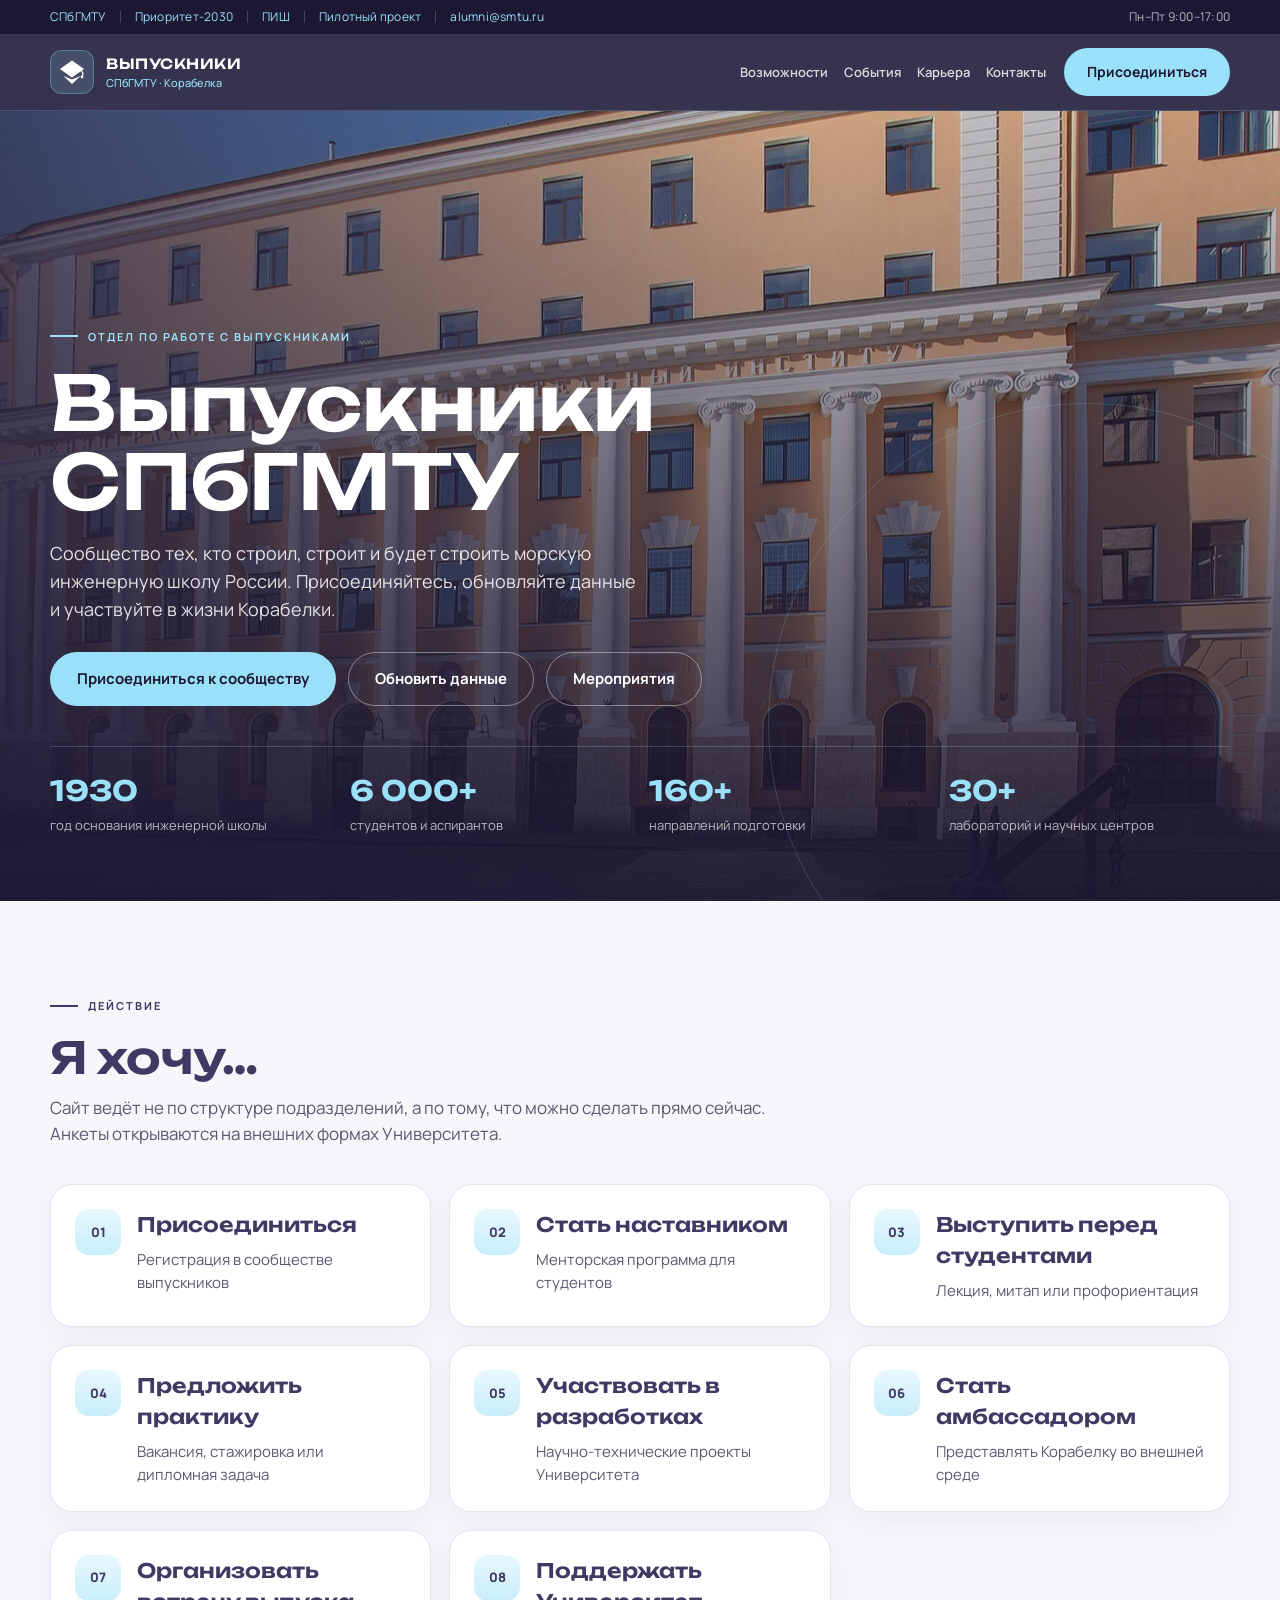
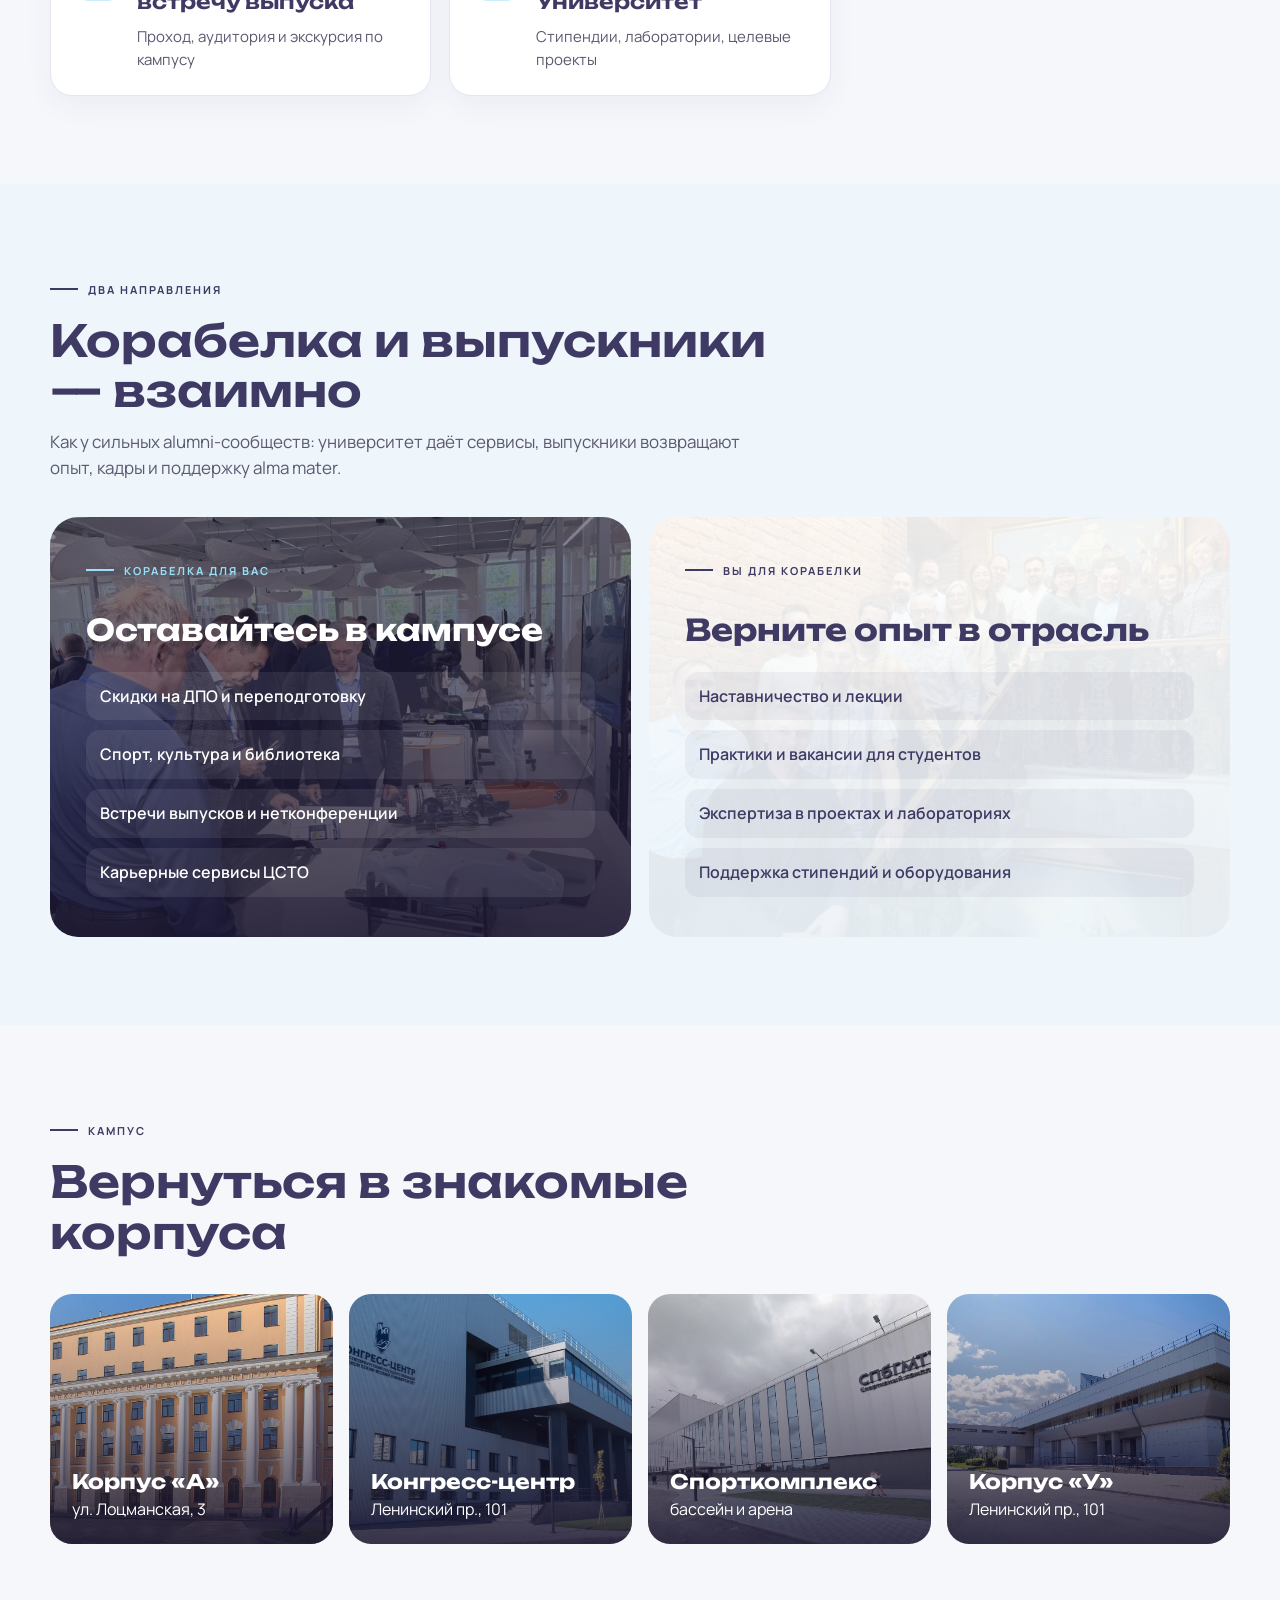
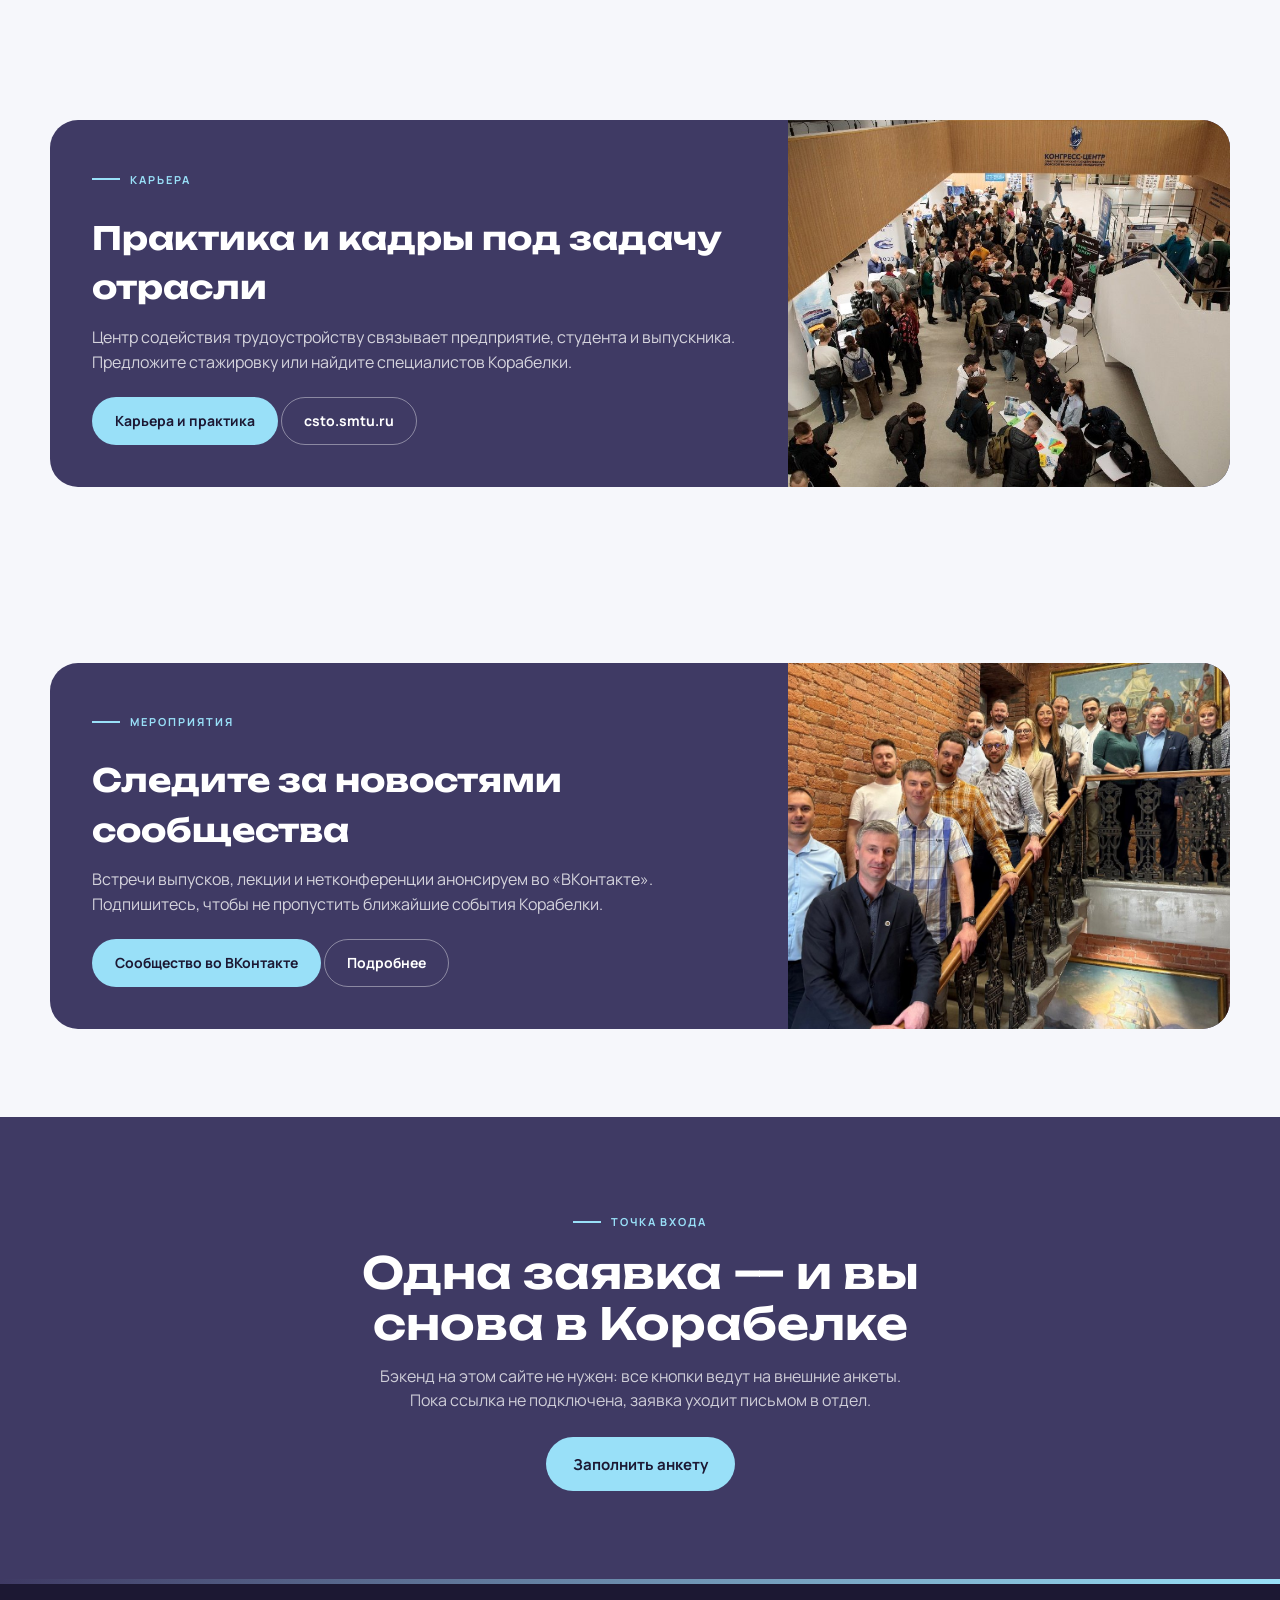
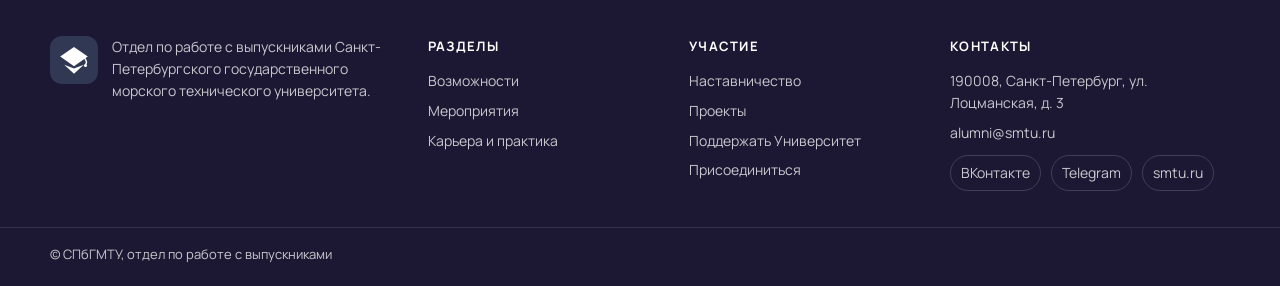
<file: index.html>
<!DOCTYPE html>
<html lang="ru">
<head>
  <meta charset="UTF-8">
  <meta name="viewport" content="width=device-width, initial-scale=1.0">
  <title>Выпускники СПбГМТУ — сообщество Корабелки</title>
  <meta name="description" content="Официальный сайт отдела по работе с выпускниками СПбГМТУ. Присоединяйтесь к сообществу, участвуйте в проектах и возвращайтесь в Корабелку.">
  <link rel="icon" href="img/favicon.png">
  <link rel="preconnect" href="https://fonts.googleapis.com">
  <link rel="preconnect" href="https://fonts.gstatic.com" crossorigin>
  <link href="https://fonts.googleapis.com/css2?family=Manrope:wght@400;500;600;700;800&family=Unbounded:wght@500;600&display=swap" rel="stylesheet">
  <link rel="stylesheet" href="css/style.css">
</head>
<body data-page="home">
  <main>
    <section class="hero" style="background-image:url('img/hero.jpg')">
      <div class="container hero__inner">
        <div class="kicker">Отдел по работе с выпускниками</div>
        <h1>Выпускники СПбГМТУ</h1>
        <p>Сообщество тех, кто строил, строит и будет строить морскую инженерную школу России. Присоединяйтесь, обновляйте данные и участвуйте в жизни Корабелки.</p>
        <div class="hero__actions">
          <a class="btn btn--cyan btn--lg" data-form="join" href="join.html">Присоединиться к сообществу</a>
          <a class="btn btn--ghost btn--lg" data-form="update" href="join.html?action=update">Обновить данные</a>
          <a class="btn btn--ghost btn--lg" href="events.html">Мероприятия</a>
        </div>
        <div class="stats">
          <div><b>1930</b><span>год основания инженерной школы</span></div>
          <div><b>6 000+</b><span>студентов и аспирантов</span></div>
          <div><b>160+</b><span>направлений подготовки</span></div>
          <div><b>30+</b><span>лабораторий и научных центров</span></div>
        </div>
      </div>
    </section>

    <section class="section" id="roles">
      <div class="container">
        <div class="section__head">
          <div class="kicker" style="color:var(--navy)">Действие</div>
          <h2>Я хочу…</h2>
          <p>Сайт ведёт не по структуре подразделений, а по тому, что можно сделать прямо сейчас. Анкеты открываются на внешних формах Университета.</p>
        </div>
        <div class="grid-3">
          <a class="card role" href="join.html" data-form="join"><span class="role__icon">01</span><span><h3>Присоединиться</h3><p>Регистрация в сообществе выпускников</p></span></a>
          <a class="card role" href="mentoring.html"><span class="role__icon">02</span><span><h3>Стать наставником</h3><p>Менторская программа для студентов</p></span></a>
          <a class="card role" href="join.html?action=lecture" data-form="lecture"><span class="role__icon">03</span><span><h3>Выступить перед студентами</h3><p>Лекция, митап или профориентация</p></span></a>
          <a class="card role" href="career.html"><span class="role__icon">04</span><span><h3>Предложить практику</h3><p>Вакансия, стажировка или дипломная задача</p></span></a>
          <a class="card role" href="projects.html"><span class="role__icon">05</span><span><h3>Участвовать в разработках</h3><p>Научно-технические проекты Университета</p></span></a>
          <a class="card role" href="join.html?action=ambassador" data-form="ambassador"><span class="role__icon">06</span><span><h3>Стать амбассадором</h3><p>Представлять Корабелку во внешней среде</p></span></a>
          <a class="card role" href="join.html?action=reunion" data-form="reunion"><span class="role__icon">07</span><span><h3>Организовать встречу выпуска</h3><p>Проход, аудитория и экскурсия по кампусу</p></span></a>
          <a class="card role" href="support.html"><span class="role__icon">08</span><span><h3>Поддержать Университет</h3><p>Стипендии, лаборатории, целевые проекты</p></span></a>
        </div>
      </div>
    </section>

    <section class="section section--ice">
      <div class="container">
        <div class="section__head">
          <div class="kicker" style="color:var(--navy)">Два направления</div>
          <h2>Корабелка и выпускники — взаимно</h2>
          <p>Как у сильных alumni-сообществ: университет даёт сервисы, выпускники возвращают опыт, кадры и поддержку alma mater.</p>
        </div>
        <div class="twin">
          <div class="twin__col twin__col--dark">
            <div class="kicker">Корабелка для вас</div>
            <h3>Оставайтесь в кампусе</h3>
            <ul>
              <li><a href="opportunities.html#discounts">Скидки на ДПО и переподготовку</a></li>
              <li><a href="opportunities.html#sport">Спорт, культура и библиотека</a></li>
              <li><a href="events.html">Встречи выпусков и нетконференции</a></li>
              <li><a href="career.html">Карьерные сервисы ЦСТО</a></li>
            </ul>
          </div>
          <div class="twin__col twin__col--light">
            <div class="kicker" style="color:var(--navy)">Вы для Корабелки</div>
            <h3>Верните опыт в отрасль</h3>
            <ul>
              <li><a href="mentoring.html">Наставничество и лекции</a></li>
              <li><a href="career.html">Практики и вакансии для студентов</a></li>
              <li><a href="projects.html">Экспертиза в проектах и лабораториях</a></li>
              <li><a href="support.html">Поддержка стипендий и оборудования</a></li>
            </ul>
          </div>
        </div>
      </div>
    </section>

    <section class="section">
      <div class="container">
        <div class="section__head">
          <div class="kicker" style="color:var(--navy)">Кампус</div>
          <h2>Вернуться в знакомые корпуса</h2>
        </div>
        <div class="grid-4">
          <div class="photo-card" style="background-image:url('img/hero.jpg')"><span><strong>Корпус «А»</strong>ул. Лоцманская, 3</span></div>
          <div class="photo-card" style="background-image:url('img/congress.jpg')"><span><strong>Конгресс-центр</strong>Ленинский пр., 101</span></div>
          <div class="photo-card" style="background-image:url('img/sport.jpg')"><span><strong>Спорткомплекс</strong>бассейн и арена</span></div>
          <div class="photo-card" style="background-image:url('img/campus-leninsky.jpg')"><span><strong>Корпус «У»</strong>Ленинский пр., 101</span></div>
        </div>
      </div>
    </section>

    <section class="section">
      <div class="container">
        <div class="cta">
          <div class="cta__text">
            <div class="kicker">Карьера</div>
            <h2>Практика и кадры под задачу отрасли</h2>
            <p>Центр содействия трудоустройству связывает предприятие, студента и выпускника. Предложите стажировку или найдите специалистов Корабелки.</p>
            <a class="btn btn--cyan" href="career.html">Карьера и практика</a>
            <a class="btn btn--ghost" href="https://csto.smtu.ru/" target="_blank" rel="noopener">csto.smtu.ru</a>
          </div>
          <img src="img/event-hall.jpg" alt="Ярмарка вакансий в конгресс-центре СПбГМТУ">
        </div>
      </div>
    </section>

    <section class="section" id="events">
      <div class="container">
        <div class="cta">
          <div class="cta__text">
            <div class="kicker">Мероприятия</div>
            <h2>Следите за новостями сообщества</h2>
            <p>Встречи выпусков, лекции и нетконференции анонсируем во «ВКонтакте». Подпишитесь, чтобы не пропустить ближайшие события Корабелки.</p>
            <a class="btn btn--cyan" href="https://vk.com/smtu.alumni" target="_blank" rel="noopener">Сообщество во ВКонтакте</a>
            <a class="btn btn--ghost" href="events.html">Подробнее</a>
          </div>
          <img src="img/community.jpg" alt="Встреча выпускников СПбГМТУ">
        </div>
      </div>
    </section>

    <section class="section section--navy">
      <div class="container" style="text-align:center">
        <div class="kicker">Точка входа</div>
        <h2 class="display" style="max-width:16ch;margin:0 auto 14px;color:#fff">Одна заявка — и вы снова в Корабелке</h2>
        <p style="max-width:56ch;margin:0 auto 24px;color:rgba(255,255,255,.75)">Бэкенд на этом сайте не нужен: все кнопки ведут на внешние анкеты. Пока ссылка не подключена, заявка уходит письмом в отдел.</p>
        <a class="btn btn--cyan btn--lg" data-form="join" href="join.html">Заполнить анкету</a>
      </div>
    </section>
  </main>
  <script src="js/config.js"></script>
  <script src="js/layout.js"></script>
  <script src="js/main.js"></script>
</body>
</html>
</file>
<file: css/style.css>
:root {
  --navy: #3f3a64;
  --navy-deep: #2a2745;
  --navy-ink: #1c1833;
  --cyan: #99e0f8;
  --cyan-deep: #6ec9e8;
  --paper: #f6f7fb;
  --ice: #eef6fb;
  --white: #ffffff;
  --ink: #1c1a2e;
  --muted: #5b5870;
  --line: #e3e5ef;
  --shadow: 0 18px 50px rgba(63, 58, 100, 0.14);
  --radius: 22px;
  --header: 76px;
  --font: "Manrope", system-ui, sans-serif;
  --display: "Unbounded", "Manrope", sans-serif;
}

*,
*::before,
*::after { box-sizing: border-box; margin: 0; padding: 0; }

html { scroll-behavior: smooth; }

body {
  font-family: var(--font);
  color: var(--ink);
  background: var(--paper);
  line-height: 1.55;
  min-height: 100vh;
}

img { max-width: 100%; display: block; }
a { color: inherit; text-decoration: none; }
button { font-family: inherit; }
.container { width: min(1180px, calc(100% - 32px)); margin-inline: auto; }

.header {
  position: sticky;
  top: 0;
  z-index: 50;
  color: #fff;
  background: rgba(42, 39, 69, 0.94);
  backdrop-filter: blur(16px);
  border-bottom: 1px solid rgba(153, 224, 248, 0.18);
}
.topbar {
  display: flex;
  align-items: center;
  gap: 14px;
  min-height: 34px;
  font-size: 12px;
  letter-spacing: .02em;
  color: rgba(255,255,255,.7);
  background: var(--navy-ink);
}
.topbar a { color: var(--cyan); }
.topbar__inner {
  display: flex;
  align-items: center;
  flex-wrap: wrap;
  gap: 10px 14px;
  min-height: 34px;
  padding: 4px 0;
}
.topbar__sep { width: 1px; height: 12px; background: rgba(255,255,255,.2); }
.topbar__muted { margin-left: auto; }

.header__row {
  position: relative;
  min-height: var(--header);
  display: flex;
  align-items: center;
  gap: 18px;
}
.brand {
  display: flex;
  align-items: center;
  gap: 12px;
  flex-shrink: 0;
}
.brand img {
  height: 44px;
  width: 44px;
  padding: 7px;
  background: rgba(153, 224, 248, .16);
  border: 1px solid rgba(153, 224, 248, .32);
  border-radius: 12px;
}
.brand strong {
  display: block;
  font-family: var(--display);
  font-size: 14px;
  font-weight: 600;
  letter-spacing: .04em;
  text-transform: uppercase;
}
.brand small {
  display: block;
  color: var(--cyan);
  font-size: 11px;
  font-weight: 500;
}

.nav {
  display: flex;
  gap: 16px;
  margin-left: auto;
  flex-wrap: nowrap;
}
.nav__link {
  font-size: 13px;
  font-weight: 600;
  color: rgba(255,255,255,.82);
  padding: 8px 0;
  position: relative;
  white-space: nowrap;
}
.nav__link:hover,
.nav__link.is-active { color: var(--cyan); }
.nav__link.is-active::after {
  content: "";
  position: absolute;
  left: 0; right: 0; bottom: 2px;
  height: 2px;
  background: var(--cyan);
  border-radius: 2px;
}

.header__cta { display: flex; align-items: center; gap: 10px; }
.burger {
  display: none;
  width: 44px; height: 44px;
  border: 1px solid rgba(255,255,255,.28);
  background: transparent;
  border-radius: 12px;
  flex-direction: column;
  justify-content: center;
  align-items: center;
  gap: 5px;
  cursor: pointer;
}
.burger span { display: block; width: 18px; height: 2px; background: #fff; }

.btn {
  display: inline-flex;
  align-items: center;
  justify-content: center;
  gap: 8px;
  min-height: 48px;
  padding: 0 22px;
  border-radius: 999px;
  font-weight: 700;
  font-size: 14px;
  border: 1px solid transparent;
  cursor: pointer;
  transition: .2s ease;
  text-align: center;
}
.btn--primary {
  background: var(--navy);
  color: #fff;
  box-shadow: 0 10px 24px rgba(63, 58, 100, .28);
}
.btn--primary:hover { background: var(--navy-deep); }
.btn--cyan {
  background: var(--cyan);
  color: var(--navy-ink);
}
.btn--cyan:hover { background: #b7ebfb; }
.btn--ghost {
  background: transparent;
  color: #fff;
  border-color: rgba(255,255,255,.4);
}
.btn--ghost:hover { border-color: var(--cyan); color: var(--cyan); }
.btn--line {
  background: #fff;
  color: var(--navy);
  border-color: var(--line);
}
.btn--line:hover { border-color: var(--navy); }
.btn--lg { min-height: 54px; padding: 0 26px; font-size: 15px; }

.hero {
  position: relative;
  min-height: calc(100vh - 110px);
  color: #fff;
  overflow: hidden;
  display: grid;
  align-items: end;
  background: var(--navy-ink) center/cover no-repeat;
}
.hero::before {
  content: "";
  position: absolute; inset: 0;
  background:
    linear-gradient(180deg, rgba(28,24,51,.2) 0%, rgba(28,24,51,.55) 46%, rgba(28,24,51,.92) 100%),
    linear-gradient(90deg, rgba(42,39,69,.72), transparent 62%);
}
.hero::after {
  content: "";
  position: absolute;
  inset: auto -10% -18% auto;
  width: 52vw;
  height: 52vw;
  max-width: 640px;
  max-height: 640px;
  border: 1px solid rgba(153,224,248,.18);
  border-radius: 50%;
  pointer-events: none;
}
.hero__inner {
  position: relative;
  z-index: 1;
  padding: 56px 0 64px;
}
.kicker {
  display: inline-flex;
  align-items: center;
  gap: 10px;
  letter-spacing: .18em;
  text-transform: uppercase;
  font-size: 11px;
  font-weight: 700;
  color: var(--cyan);
  margin-bottom: 18px;
}
.kicker::before {
  content: "";
  width: 28px; height: 2px; background: currentColor;
}
.hero h1 {
  font-family: var(--display);
  font-size: clamp(38px, 6.4vw, 76px);
  line-height: 1.05;
  font-weight: 600;
  max-width: 12ch;
  margin-bottom: 18px;
}
.hero p {
  max-width: 54ch;
  font-size: 18px;
  color: rgba(255,255,255,.86);
  margin-bottom: 28px;
}
.hero__actions { display: flex; flex-wrap: wrap; gap: 12px; margin-bottom: 40px; }
.stats {
  display: grid;
  grid-template-columns: repeat(4, 1fr);
  gap: 18px;
  border-top: 1px solid rgba(153, 224, 248, .22);
  padding-top: 22px;
}
.stats b {
  display: block;
  font-family: var(--display);
  font-size: 28px;
  color: var(--cyan);
}
.stats span { color: rgba(255,255,255,.68); font-size: 13px; }

.section { padding: 88px 0; }
.section--ice { background: var(--ice); }
.section--navy { background: var(--navy); color: #fff; }
.section__head { margin-bottom: 36px; max-width: 720px; }
.section__head h2,
.page-hero h1,
.display {
  font-family: var(--display);
  font-size: clamp(28px, 4vw, 44px);
  line-height: 1.15;
  font-weight: 600;
  color: var(--navy);
}
.section--navy h2,
.section--navy .display { color: #fff; }
.section__head p { color: var(--muted); margin-top: 12px; font-size: 17px; }

.grid-3 { display: grid; grid-template-columns: repeat(3, 1fr); gap: 18px; }
.grid-2 { display: grid; grid-template-columns: repeat(2, 1fr); gap: 18px; }
.grid-4 { display: grid; grid-template-columns: repeat(4, 1fr); gap: 16px; }

.card {
  background: #fff;
  border: 1px solid var(--line);
  border-radius: var(--radius);
  padding: 24px;
  box-shadow: 0 10px 28px rgba(63, 58, 100, .05);
  transition: .22s ease;
}
.card:hover { transform: translateY(-4px); box-shadow: var(--shadow); }
.card__num {
  font-size: 12px;
  font-weight: 800;
  letter-spacing: .14em;
  color: var(--cyan-deep);
  margin-bottom: 12px;
}
.card h3 {
  font-family: var(--display);
  font-size: 20px;
  margin-bottom: 8px;
  color: var(--navy);
  font-weight: 600;
}
.card p { color: var(--muted); font-size: 15px; }
.more {
  display: inline-block;
  margin-top: 14px;
  font-weight: 700;
  font-size: 14px;
  color: var(--navy);
}

.role {
  display: flex;
  gap: 16px;
  align-items: flex-start;
  color: inherit;
}
.role__icon {
  width: 46px; height: 46px; flex-shrink: 0;
  border-radius: 14px;
  background: linear-gradient(180deg, #e8f8fe, #c8eefb);
  color: var(--navy);
  display: grid; place-items: center;
  font-weight: 800;
  font-size: 13px;
}
.role.is-highlighted { outline: 2px solid var(--cyan); }

.twin {
  display: grid;
  grid-template-columns: 1fr 1fr;
  gap: 18px;
}
.twin__col {
  border-radius: 28px;
  padding: 36px;
  min-height: 420px;
}
.twin__col--dark {
  background:
    linear-gradient(180deg, rgba(42,39,69,.55), rgba(28,24,51,.9)),
    url("../img/rnd.jpg") center/cover;
  color: #fff;
}
.twin__col--light {
  background:
    linear-gradient(180deg, rgba(255,255,255,.9), rgba(238,246,251,.95)),
    url("../img/community.jpg") center/cover;
}
.twin h3 {
  font-family: var(--display);
  font-size: 30px;
  margin: 10px 0 18px;
}
.twin ul { list-style: none; display: grid; gap: 10px; }
.twin li {
  padding: 0;
  border-radius: 14px;
  background: rgba(255,255,255,.08);
  font-weight: 600;
}
.twin li a {
  display: block;
  padding: 12px 14px;
  color: inherit;
  border-radius: 14px;
  transition: .2s ease;
}
.twin__col--dark li a:hover {
  background: rgba(153, 224, 248, .18);
  color: var(--cyan);
}
.twin__col--light li {
  background: rgba(63,58,100,.06);
  color: var(--navy);
}
.twin__col--light li a:hover {
  background: rgba(63, 58, 100, .12);
}
.twin__col--light h3 { color: var(--navy); }

.photo-card {
  position: relative;
  min-height: 250px;
  border-radius: var(--radius);
  overflow: hidden;
  color: #fff;
  display: flex;
  align-items: flex-end;
  padding: 22px;
  background: center/cover no-repeat;
}
.photo-card::after {
  content: "";
  position: absolute; inset: 0;
  background: linear-gradient(180deg, transparent, rgba(28,24,51,.86));
}
.photo-card span, .photo-card strong { position: relative; z-index: 1; }
.photo-card strong { display: block; font-family: var(--display); font-size: 20px; }

.story { overflow: hidden; padding: 0; }
.story img { width: 100%; height: 210px; object-fit: cover; }
.story__body { padding: 20px; }
.tag {
  display: inline-block;
  background: rgba(153, 224, 248, .28);
  color: var(--navy);
  font-size: 12px;
  font-weight: 700;
  padding: 4px 10px;
  border-radius: 999px;
  margin-bottom: 10px;
}

.event {
  display: grid;
  grid-template-columns: 88px 1fr auto;
  gap: 18px;
  align-items: center;
}
.event + .event { margin-top: 12px; }
.event__date {
  background: var(--navy);
  color: #fff;
  border-radius: 16px;
  text-align: center;
  padding: 12px 6px;
}
.event__date b {
  display: block;
  font-family: var(--display);
  font-size: 26px;
  color: var(--cyan);
}
.event__date span { font-size: 12px; opacity: .8; }

.cta {
  display: grid;
  grid-template-columns: 1.25fr .75fr;
  overflow: hidden;
  background: var(--navy);
  color: #fff;
  border-radius: 28px;
}
.cta__text { padding: 42px; }
.cta h2 { color: #fff; font-family: var(--display); font-size: 32px; margin: 8px 0 12px; }
.cta p { color: rgba(255,255,255,.78); margin-bottom: 22px; }
.cta img { width: 100%; height: 100%; object-fit: cover; min-height: 280px; }

.page-hero {
  background:
    linear-gradient(180deg, rgba(42,39,69,.5), rgba(28,24,51,.86)),
    var(--page-image, url("../img/congress.jpg")) center/cover no-repeat;
  color: #fff;
  padding: 78px 0 58px;
}
.crumbs { color: rgba(255,255,255,.7); font-size: 13px; margin-bottom: 12px; }
.crumbs a { color: #fff; }
.page-hero h1 { color: #fff; }
.page-hero p { margin-top: 12px; max-width: 62ch; color: rgba(255,255,255,.84); }

.split {
  display: grid;
  grid-template-columns: 1.1fr .9fr;
  gap: 40px;
  align-items: center;
}
.split img {
  width: 100%;
  border-radius: 28px;
  min-height: 320px;
  object-fit: cover;
}

.faq details {
  background: #fff;
  border: 1px solid var(--line);
  border-radius: 16px;
  padding: 16px 18px;
  margin-bottom: 10px;
}
.faq summary { cursor: pointer; font-weight: 700; color: var(--navy); }
.faq p { margin-top: 8px; color: var(--muted); }

.footer { background: var(--navy-ink); color: rgba(255,255,255,.76); }
.footer__accent { height: 5px; background: linear-gradient(90deg, var(--navy), var(--cyan)); }
.footer__grid {
  display: grid;
  grid-template-columns: 1.5fr 1fr 1fr 1.2fr;
  gap: 28px;
  padding: 52px 0 28px;
}
.footer h3 {
  color: #fff;
  font-size: 13px;
  margin-bottom: 14px;
  letter-spacing: .1em;
  text-transform: uppercase;
}
.footer a, .footer p { display: block; margin-bottom: 8px; font-size: 14px; }
.footer a:hover { color: var(--cyan); }
.footer__brand { display: flex; gap: 14px; }
.footer__brand img {
  height: 48px;
  width: 48px;
  padding: 8px;
  background: rgba(153, 224, 248, .16);
  border-radius: 12px;
}
.footer__copy {
  border-top: 1px solid rgba(255,255,255,.1);
  padding: 16px 0 22px;
  font-size: 13px;
}
.social { display: flex; gap: 10px; flex-wrap: wrap; margin-top: 12px; }
.social a {
  border: 1px solid rgba(255,255,255,.16);
  padding: 6px 10px;
  border-radius: 999px;
}

.contact-map {
  border-radius: 24px;
  overflow: hidden;
  min-height: 320px;
  border: 1px solid var(--line);
}
.contact-map iframe { width: 100%; height: 380px; border: 0; }

.note {
  margin-top: 14px;
  font-size: 13px;
  color: var(--muted);
}

@media (max-width: 1100px) {
  .nav {
    display: none;
    position: absolute;
    left: 16px; right: 16px; top: calc(100% + 8px);
    background: #fff;
    border-radius: 16px;
    padding: 12px;
    flex-direction: column;
    box-shadow: var(--shadow);
    z-index: 60;
  }
  .nav.is-open { display: flex; }
  .nav.is-open .nav__link { color: var(--navy); }
  .burger { display: flex; }
}

@media (max-width: 980px) {
  .stats { grid-template-columns: 1fr 1fr; }
  .grid-3, .grid-4, .grid-2, .split, .cta, .footer__grid, .event, .twin {
    grid-template-columns: 1fr;
  }
  .brand small { display: none; }
  .hero { min-height: 86vh; align-items: center; }
  .topbar__muted { display: none; }
}

@media (max-width: 560px) {
  .header__cta .btn { display: none; }
  .stats { grid-template-columns: 1fr; }
  .hero__actions { flex-direction: column; align-items: stretch; }
}
</file>
